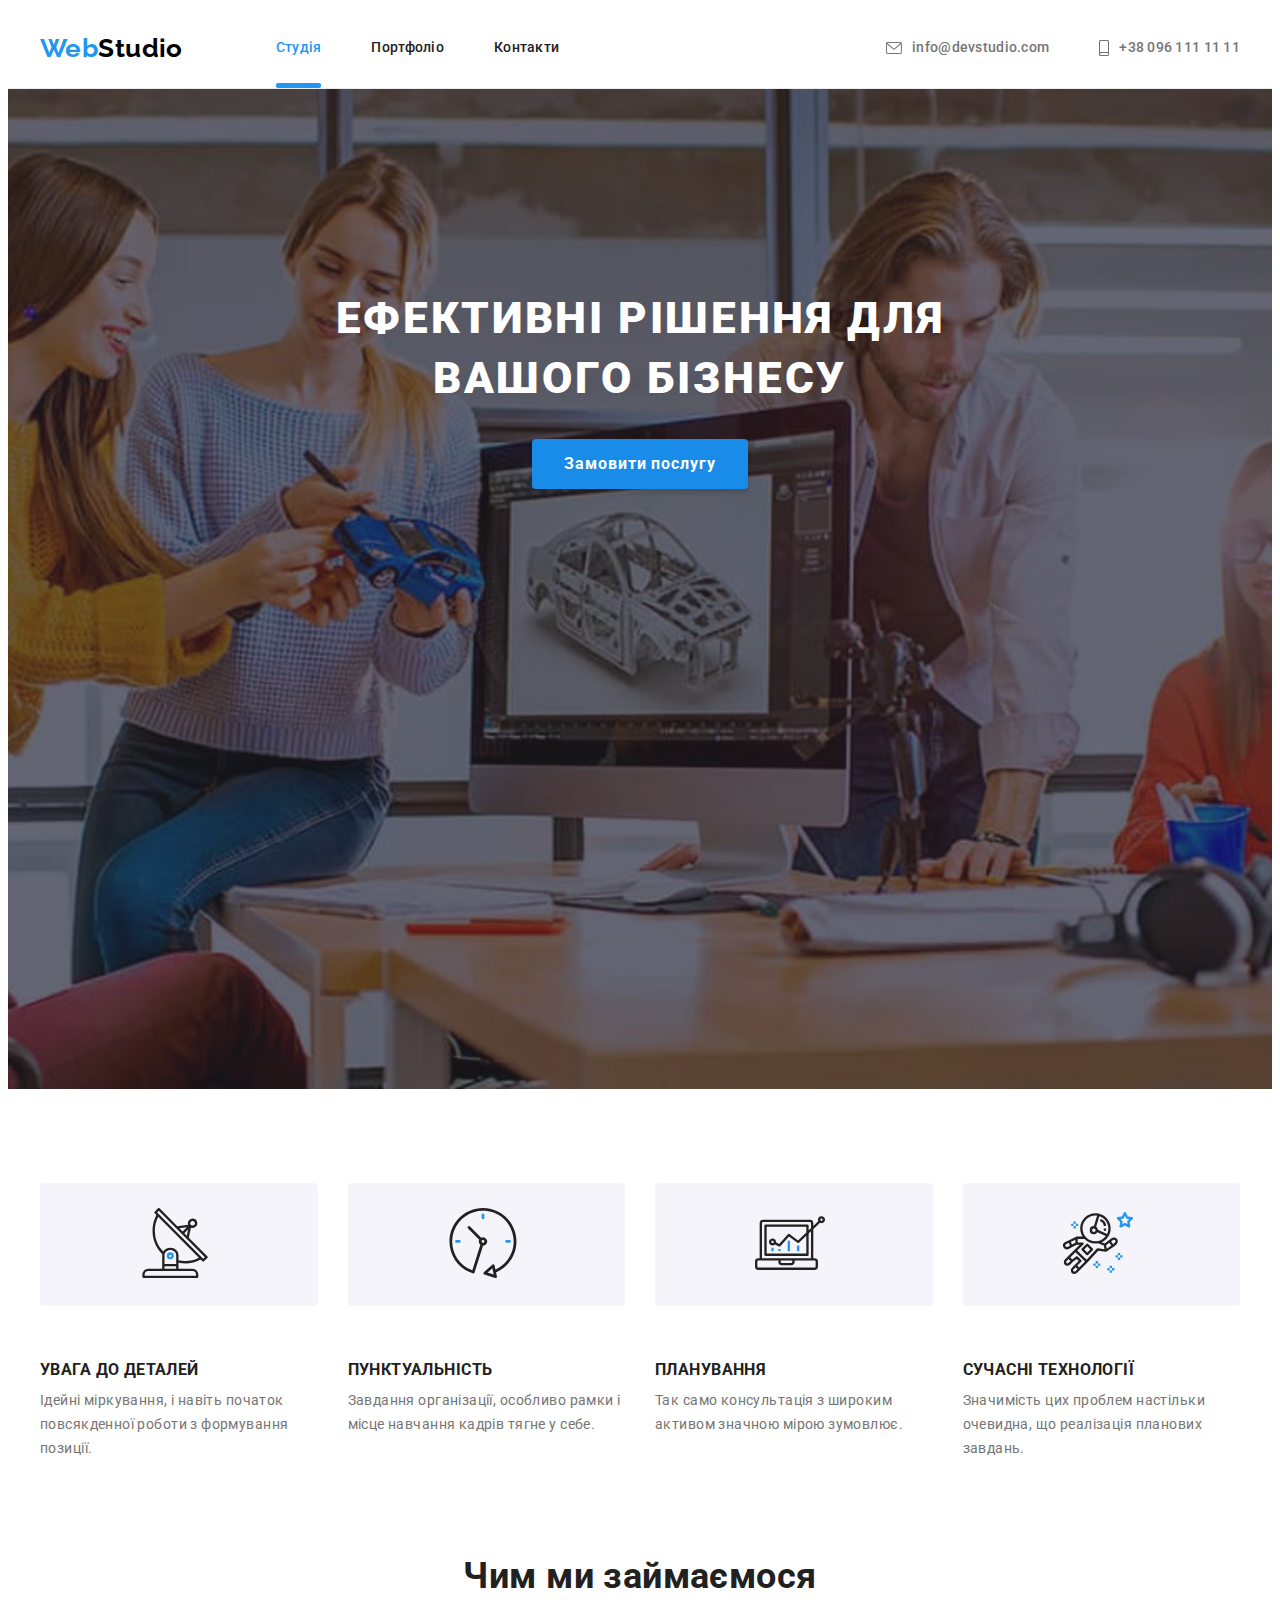
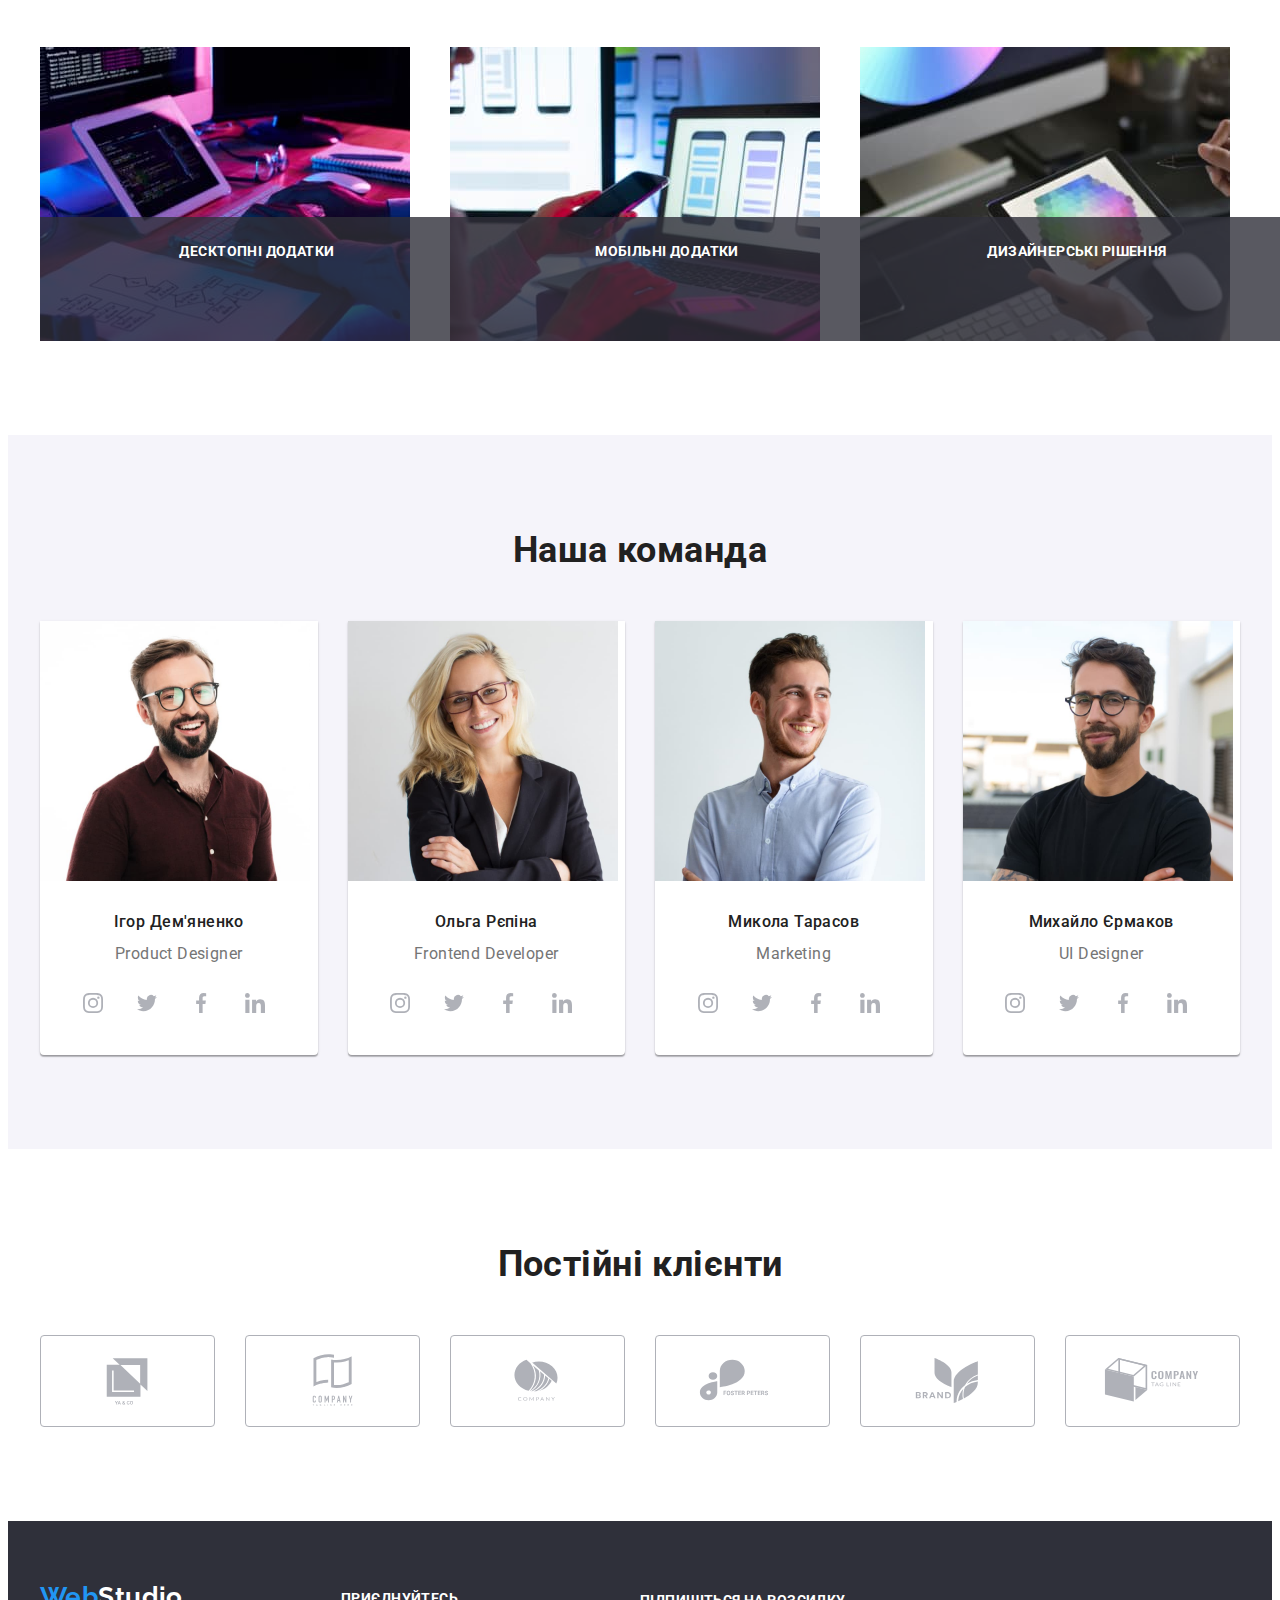
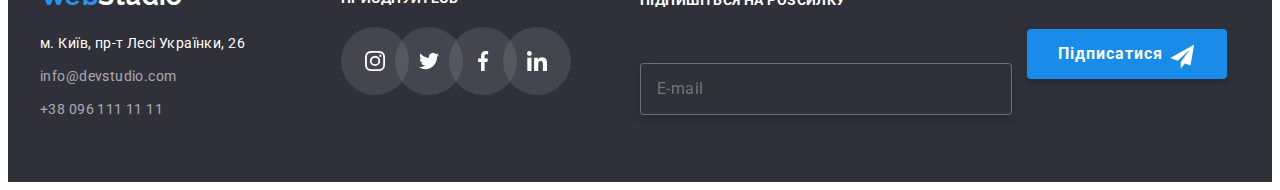
<file: index.html>
<!DOCTYPE html>
<html lang="uk">
  <head>
    <meta charset="UTF-8" />
    <meta http-equiv="X-UA-Compatible" content="IE=edge" />
    <meta name="viewport" content="width=device-width, initial-scale=1.0" />
    <title>Студія</title>
    <link rel="preconnect" href="https://fonts.googleapis.com" />
    <link rel="preconnect" href="https://fonts.gstatic.com" crossorigin />
    <link
      href="https://fonts.googleapis.com/css2?family=Raleway:ital,wght@0,700;1,700&family=Roboto:wght@400;500;700;900&display=swap"
      rel="stylesheet"
    />
    <link
      rel="stylesheet"
      href="https://cdnjs.cloudflare.com/ajax/libs/modern-normalize/1.1.0/modern-normalize.min.css"
      integrity="sha512-wpPYUAdjBVSE4KJnH1VR1HeZfpl1ub8YT/NKx4PuQ5NmX2tKuGu6U/JRp5y+Y8XG2tV+wKQpNHVUX03MfMFn9Q=="
      crossorigin="anonymous"
      referrerpolicy="no-referrer"
    />
    <link rel="stylesheet" href="./css/main.min.css" />
  </head>
  <body>
    <!-- HEADER-->
    <header class="page-head">
      <div class="conteiner">
        <nav class="nav-logo">
          <a class="logo" href="./index.html"
            ><span class="logo-web">Web</span>Studio</a
          >
          <ul class="nav-head">
            <li class="nav-head__item">
              <a
                class="nav-head__label nav-head__label--current"
                href="./index.html"
                >Студія</a
              >
            </li>
            <li class="nav-head__item">
              <a class="nav-head__label" href="./portfolio.html">Портфоліо</a>
            </li>
            <li class="nav-head__item">
              <a class="nav-head__label" href="">Контакти</a>
            </li>
          </ul>
        </nav>
        <ul class="contacts-head">
          <li class="contacts-head__item">
            <a class="contacts-head__contact" href="mailto:info@devstudio.com"
              ><svg class="svg-icon" width="16" height="12">
                <use href="./images/icons.svg#envelope"></use></svg
              >info@devstudio.com</a
            >
          </li>
          <li class="contacts-head__item">
            <a class="contacts-head__contact" href="tel:+380961111111"
              ><svg class="svg-icon" width="10" height="16">
                <use href="./images/icons.svg#smartphone"></use></svg
              >+38 096 111 11 11</a
            >
          </li>
        </ul>
      </div>
    </header>
    <!-- MAIN-->
    <main>
      <!-- HERO -->
      <section class="section hero">
        <div class="conteiner">
          <h1 class="hero__title">
            Ефективні рішення для <br />
            вашого бізнесу
          </h1>

          <button class="hero__btn" type="button" data-modal-open>
            Замовити послугу
          </button>
        </div>
      </section>
      <!-- OFFER -->
      <section class="section">
        <div class="conteiner">
          <h2 class="visually-hidden">Що ми пропонуємо</h2>
          <ul class="offer">
            <li class="offer__item">
              <div class="offer__icon">
                <svg class="svg-icon" width="70" height="70">
                  <use href="./images/icons.svg#antenna-1"></use>
                </svg>
              </div>
              <h3 class="offer__title">УВАГА ДО ДЕТАЛЕЙ</h3>
              <p class="offer__text">
                Ідейні міркування, і навіть початок повсякденної роботи з
                формування позиції.
              </p>
            </li>
            <li class="offer__item">
              <div class="offer__icon">
                <svg class="svg-icon" width="70" height="70">
                  <use href="./images/icons.svg#clock-1"></use>
                </svg>
              </div>
              <h3 class="offer__title">ПУНКТУАЛЬНІСТЬ</h3>
              <p class="offer__text">
                Завдання організації, особливо рамки і місце навчання кадрів
                тягне у себе.
              </p>
            </li>
            <li class="offer__item">
              <div class="offer__icon">
                <svg class="svg-icon" width="70" height="70">
                  <use href="./images/icons.svg#diagram-1"></use>
                </svg>
              </div>
              <h3 class="offer__title">ПЛАНУВАННЯ</h3>
              <p class="offer__text">
                Так само консультація з широким активом значною мірою зумовлює.
              </p>
            </li>
            <li class="offer__item">
              <div class="offer__icon">
                <svg class="svg-icon" width="70" height="70">
                  <use href="./images/icons.svg#astronaut-1"></use>
                </svg>
              </div>
              <h3 class="offer__title">СУЧАСНІ ТЕХНОЛОГІЇ</h3>
              <p class="offer__text">
                Значимість цих проблем настільки очевидна, що реалізація
                планових завдань.
              </p>
            </li>
          </ul>
        </div>
      </section>
      <!-- JOB -->
      <section class="section job">
        <div class="conteiner">
          <h2 class="job__title">Чим ми займаємося</h2>
          <ul class="job-box">
            <li class="job-box__item">
              <div class="job-img">
                <img
                  src="./images/img1.jpg"
                  alt="програміст набирає код"
                  width="370"
                  height="294"
                />
                <p class="job-img__text">Десктопні додатки</p>
              </div>
            </li>
            <li class="job-box__item">
              <div class="job-img">
                <img
                  src="./images/img2.jpg"
                  alt="дизайнер створює макет мобільного додатку"
                  width="370"
                  height="294"
                />
                <p class="job-img__text">Мобільні додатки</p>
              </div>
            </li>
            <li class="job-box__item">
              <div class="job-img">
                <img
                  src="./images/img3.jpg"
                  alt="дизайнер працює з палітрою"
                  width="370"
                  height="294"
                />
                <p class="job-img__text">Дизайнерські рішення</p>
              </div>
            </li>
          </ul>
        </div>
      </section>
      <!-- TEAM -->
      <section class="section team">
        <div class="conteiner">
          <h2 class="team__title">Наша команда</h2>
          <ul class="team-conteiner">
            <li class="team-conteiner__item">
              <div class="team-box">
                <img
                  class="team-box__img"
                  src="./images/igor.jpg"
                  alt="фото Ігор"
                  width="270"
                  height="260"
                />
                <h3 class="team-box__cap">Ігор Дем'яненко</h3>
                <p class="team-box__text">Product Designer</p>
                <ul class="team-social">
                  <li class="team-social__item">
                    <a
                      class="team-social__link-icon"
                      href="https://www.instagram.com/"
                      target="_blank"
                      rel="noopener noreferrer nofollow"
                    >
                      <svg class="svg-icon" width="20" height="20">
                        <use href="./images/icons.svg#instagram-1"></use>
                      </svg>
                    </a>
                  </li>
                  <li class="team-social__item">
                    <a
                      class="team-social__link-icon"
                      href="https://twitter.com/"
                      target="_blank"
                      rel="noopener noreferrer nofollow"
                    >
                      <svg class="svg-icon" width="20" height="20">
                        <use href="./images/icons.svg#twitter-1"></use>
                      </svg>
                    </a>
                  </li>
                  <li class="team-social__item">
                    <a
                      class="team-social__link-icon"
                      href="https://facebook.com/"
                      target="_blank"
                      rel="noopener noreferrer nofollow"
                    >
                      <svg class="svg-icon" width="20" height="20">
                        <use href="./images/icons.svg#facebook-1"></use>
                      </svg>
                    </a>
                  </li>
                  <li class="team-social__item">
                    <a
                      class="team-social__link-icon"
                      href="https://www.linkedin.com/"
                      target="_blank"
                      rel="noopener noreferrer nofollow"
                    >
                      <svg class="svg-icon" width="20" height="20">
                        <use href="./images/icons.svg#linkedin-1"></use>
                      </svg>
                    </a>
                  </li>
                </ul>
              </div>
            </li>
            <li class="team-conteiner__item">
              <div class="team-box">
                <img
                  class="team-box__img"
                  src="./images/olga.jpg"
                  alt="фото Ольга"
                  width="270"
                  height="260"
                />
                <h3 class="team-box__cap">Ольга Рєпіна</h3>
                <p class="team-box__text">Frontend Developer</p>
                <ul class="team-social">
                  <li class="team-social__item">
                    <a
                      class="team-social__link-icon"
                      href="https://www.instagram.com/"
                      target="_blank"
                      rel="noopener noreferrer nofollow"
                    >
                      <svg class="svg-icon" width="20" height="20">
                        <use href="./images/icons.svg#instagram-1"></use>
                      </svg>
                    </a>
                  </li>
                  <li class="team-social__item">
                    <a
                      class="team-social__link-icon"
                      href="https://twitter.com/"
                      target="_blank"
                      rel="noopener noreferrer nofollow"
                    >
                      <svg class="svg-icon" width="20" height="20">
                        <use href="./images/icons.svg#twitter-1"></use>
                      </svg>
                    </a>
                  </li>
                  <li class="team-social__item">
                    <a
                      class="team-social__link-icon"
                      href="https://facebook.com/"
                      target="_blank"
                      rel="noopener noreferrer nofollow"
                    >
                      <svg class="svg-icon" width="20" height="20">
                        <use href="./images/icons.svg#facebook-1"></use>
                      </svg>
                    </a>
                  </li>
                  <li class="team-social__item">
                    <a
                      class="team-social__link-icon"
                      href="https://www.linkedin.com/"
                      target="_blank"
                      rel="noopener noreferrer nofollow"
                    >
                      <svg class="svg-icon" width="20" height="20">
                        <use href="./images/icons.svg#linkedin-1"></use>
                      </svg>
                    </a>
                  </li>
                </ul>
              </div>
            </li>
            <li class="team-conteiner__item">
              <div class="team-box">
                <img
                  class="team-box__img"
                  src="./images/mykola.jpg"
                  alt="фото Микола"
                  width="270"
                  height="260"
                />
                <h3 class="team-box__cap">Микола Тарасов</h3>
                <p class="team-box__text">Marketing</p>
                <ul class="team-social">
                  <li class="team-social__item">
                    <a
                      class="team-social__link-icon"
                      href="https://www.instagram.com/"
                      target="_blank"
                      rel="noopener noreferrer nofollow"
                    >
                      <svg class="svg-icon" width="20" height="20">
                        <use href="./images/icons.svg#instagram-1"></use>
                      </svg>
                    </a>
                  </li>
                  <li class="team-social__item">
                    <a
                      class="team-social__link-icon"
                      href="https://twitter.com/"
                      target="_blank"
                      rel="noopener noreferrer nofollow"
                    >
                      <svg class="svg-icon" width="20" height="20">
                        <use href="./images/icons.svg#twitter-1"></use>
                      </svg>
                    </a>
                  </li>
                  <li class="team-social__item">
                    <a
                      class="team-social__link-icon"
                      href="https://facebook.com/"
                      target="_blank"
                      rel="noopener noreferrer nofollow"
                    >
                      <svg class="svg-icon" width="20" height="20">
                        <use href="./images/icons.svg#facebook-1"></use>
                      </svg>
                    </a>
                  </li>
                  <li class="team-social__item">
                    <a
                      class="team-social__link-icon"
                      href="https://www.linkedin.com/"
                      target="_blank"
                      rel="noopener noreferrer nofollow"
                    >
                      <svg class="svg-icon" width="20" height="20">
                        <use href="./images/icons.svg#linkedin-1"></use>
                      </svg>
                    </a>
                  </li>
                </ul>
              </div>
            </li>
            <li class="team-conteiner__item">
              <div class="team-box">
                <img
                  class="team-box__img"
                  src="./images/myhalo.jpg"
                  alt="фото Михайло"
                  width="270"
                  height="260"
                />
                <h3 class="team-box__cap">Михайло Єрмаков</h3>
                <p class="team-box__text">UI Designer</p>
                <ul class="team-social">
                  <li class="team-social__item">
                    <a
                      class="team-social__link-icon"
                      href="https://www.instagram.com/"
                      target="_blank"
                      rel="noopener noreferrer nofollow"
                    >
                      <svg class="svg-icon" width="20" height="20">
                        <use href="./images/icons.svg#instagram-1"></use>
                      </svg>
                    </a>
                  </li>
                  <li class="team-social__item">
                    <a
                      class="team-social__link-icon"
                      href="https://twitter.com/"
                      target="_blank"
                      rel="noopener noreferrer nofollow"
                    >
                      <svg class="svg-icon" width="20" height="20">
                        <use href="./images/icons.svg#twitter-1"></use>
                      </svg>
                    </a>
                  </li>
                  <li class="team-social__item">
                    <a
                      class="team-social__link-icon"
                      href="https://facebook.com/"
                      target="_blank"
                      rel="noopener noreferrer nofollow"
                    >
                      <svg class="svg-icon" width="20" height="20">
                        <use href="./images/icons.svg#facebook-1"></use>
                      </svg>
                    </a>
                  </li>
                  <li class="team-social__item">
                    <a
                      class="team-social__link-icon"
                      href="https://www.linkedin.com/"
                      target="_blank"
                      rel="noopener noreferrer nofollow"
                    >
                      <svg class="svg-icon" width="20" height="20">
                        <use href="./images/icons.svg#linkedin-1"></use>
                      </svg>
                    </a>
                  </li>
                </ul>
              </div>
            </li>
          </ul>
        </div>
      </section>
      <!-- clients -->
      <section class="section clients">
        <div class="conteiner">
          <h2 class="clients__title">Постійні клієнти</h2>

          <ul class="clients-list">
            <li class="clients-list__item">
              <a
                class="clients-list__link"
                href=""
                target="_blank"
                rel="noopener noreferrer nofollow"
              >
                <svg class="svg-icon" width="106" height="60">
                  <use href="./images/icons.svg#Logo1"></use>
                </svg>
              </a>
            </li>
            <li class="clients-list__item">
              <a
                class="clients-list__link"
                href=""
                target="_blank"
                rel="noopener noreferrer nofollow"
              >
                <svg class="svg-icon" width="106" height="60">
                  <use href="./images/icons.svg#Logo2"></use>
                </svg>
              </a>
            </li>
            <li class="clients-list__item">
              <a
                class="clients-list__link"
                href=""
                target="_blank"
                rel="noopener noreferrer nofollow"
              >
                <svg class="svg-icon" width="106" height="60">
                  <use href="./images/icons.svg#Logo3"></use>
                </svg>
              </a>
            </li>
            <li class="clients-list__item">
              <a
                class="clients-list__link"
                href=""
                target="_blank"
                rel="noopener noreferrer nofollow"
              >
                <svg class="svg-icon" width="106" height="60">
                  <use href="./images/icons.svg#Logo4"></use>
                </svg>
              </a>
            </li>
            <li class="clients-list__item">
              <a
                class="clients-list__link"
                href=""
                target="_blank"
                rel="noopener noreferrer nofollow"
              >
                <svg class="svg-icon" width="106" height="60">
                  <use href="./images/icons.svg#Logo5"></use>
                </svg>
              </a>
            </li>
            <li class="clients-list__item">
              <a
                class="clients-list__link"
                href=""
                target="_blank"
                rel="noopener noreferrer nofollow"
              >
                <svg class="svg-icon" width="106" height="60">
                  <use href="./images/icons.svg#Logo6"></use>
                </svg>
              </a>
            </li>
          </ul>
        </div>
      </section>
    </main>
    <!-- FOOTER-->
    <footer class="page-footer">
      <div class="conteiner">
        <div class="footer-box">
          <div class="adres-box">
            <a class="logo page-footer__logo" href="./index.html"
              ><span class="logo-web">Web</span>Studio</a
            >
            <address class="adres-contacs">
              <ul class="adres-footer">
                <li class="adres-footer__item">
                  м. Київ, пр-т Лесі Українки, 26
                </li>
                <li class="adres-footer__item">
                  <a class="adres-footer__link" href="mailto:info@devstudio.com"
                    >info@devstudio.com</a
                  >
                </li>
                <li class="adres-footer__item">
                  <a class="adres-footer__link" href="tel:+380961111111"
                    >+38 096 111 11 11</a
                  >
                </li>
              </ul>
            </address>
          </div>

          <div class="joinin-box">
            <h2 class="joinin-box__title">приєднуйтесь</h2>
            <ul class="joinin-list">
              <li class="joinin-list__item">
                <a
                  class="joinin-list__link-icon"
                  href="https://www.instagram.com/"
                  target="_blank"
                  rel="noopener noreferrer nofollow"
                >
                  <svg class="svg-icon" width="20" height="20">
                    <use href="./images/icons.svg#instagram-1"></use>
                  </svg>
                </a>
              </li>
              <li class="joinin-list__item">
                <a
                  class="joinin-list__link-icon"
                  href="https://twitter.com/"
                  target="_blank"
                  rel="noopener noreferrer nofollow"
                >
                  <svg class="svg-icon" width="20" height="20">
                    <use href="./images/icons.svg#twitter-1"></use>
                  </svg>
                </a>
              </li>
              <li class="joinin-list__item">
                <a
                  class="joinin-list__link-icon"
                  href="https://facebook.com/"
                  target="_blank"
                  rel="noopener noreferrer nofollow"
                >
                  <svg class="svg-icon" width="20" height="20">
                    <use href="./images/icons.svg#facebook-1"></use>
                  </svg>
                </a>
              </li>
              <li class="joinin-list__item">
                <a
                  class="joinin-list__link-icon"
                  href="https://www.linkedin.com/"
                  target="_blank"
                  rel="noopener noreferrer nofollow"
                >
                  <svg class="svg-icon" width="20" height="20">
                    <use href="./images/icons.svg#linkedin-1"></use>
                  </svg>
                </a>
              </li>
            </ul>
          </div>

          <div class="subscribe">
            <form class="subscribe-form">
              <p class="subscribe-form__title">Підпишіться на розсилку</p>

              <label class="subscribe-form__label visually-hidden" for="E-mail"
                >E-mail</label
              >
              <input
                class="subscribe-form__input"
                type="email"
                name="E-mail"
                id="E-mail"
                placeholder="E-mail"
              />

              <button class="subscribe-form__button" type="submit">
                Підписатися
                <svg class="svg-icon" width="24" height="25">
                  <use href="./images/icons.svg#icon-send"></use>
                </svg>
              </button>
            </form>
          </div>
        </div>
      </div>
    </footer>
    <!-- MODAL -->
    <div class="backdrop is-hidden" data-modal>
      <div class="modal">
        <form class="form">
          <p class="form__text">Залиште свої дані, ми вам передзвонимо</p>
          <label class="form__label"
            >Ім'я <input class="form__input" type="text" required /><svg
              width="12"
              height="12"
              class="svg-icon"
            >
              <use href="./images/icons.svg#person"></use></svg
          ></label>

          <label class="form__label"
            >Телефон<input class="form__input" type="tel" required /><svg
              width="13"
              height="13"
              class="svg-icon"
            >
              <use href="./images/icons.svg#phone"></use></svg
          ></label>

          <label class="form__label"
            >Пошта<input class="form__input" type="email" required /><svg
              width="15"
              height="12"
              class="svg-icon"
            >
              <use href="./images/icons.svg#email"></use></svg
          ></label>

          <label class="form__label comment" for="comment">Коментар</label>
          <textarea
            class="form__textarea"
            name="comment"
            id="comment"
            rows="8"
            placeholder="Введіть текст"
            required
          ></textarea>

          <label class="form__checkbox-label"
            ><input
              class="form__consent checkbox"
              type="checkbox"
              name="checkbox"
              required
            /><span class="form__checkbox-icon"></span>Погоджуюся з розсилкою та
            приймаю
            <a class="form__link" href="">Умови договору</a>
          </label>

          <button class="form__button" type="submit">Відправити</button>
        </form>

        <button class="modal__close" data-modal-close>
          <svg width="18" height="18">
            <use href="./images/icons.svg#close-black-18dp"></use>
          </svg>
        </button>
      </div>
    </div>
    <!-- SCRIPT -->
    <script src="./js/modal.js"></script>
  </body>
</html>
</file>
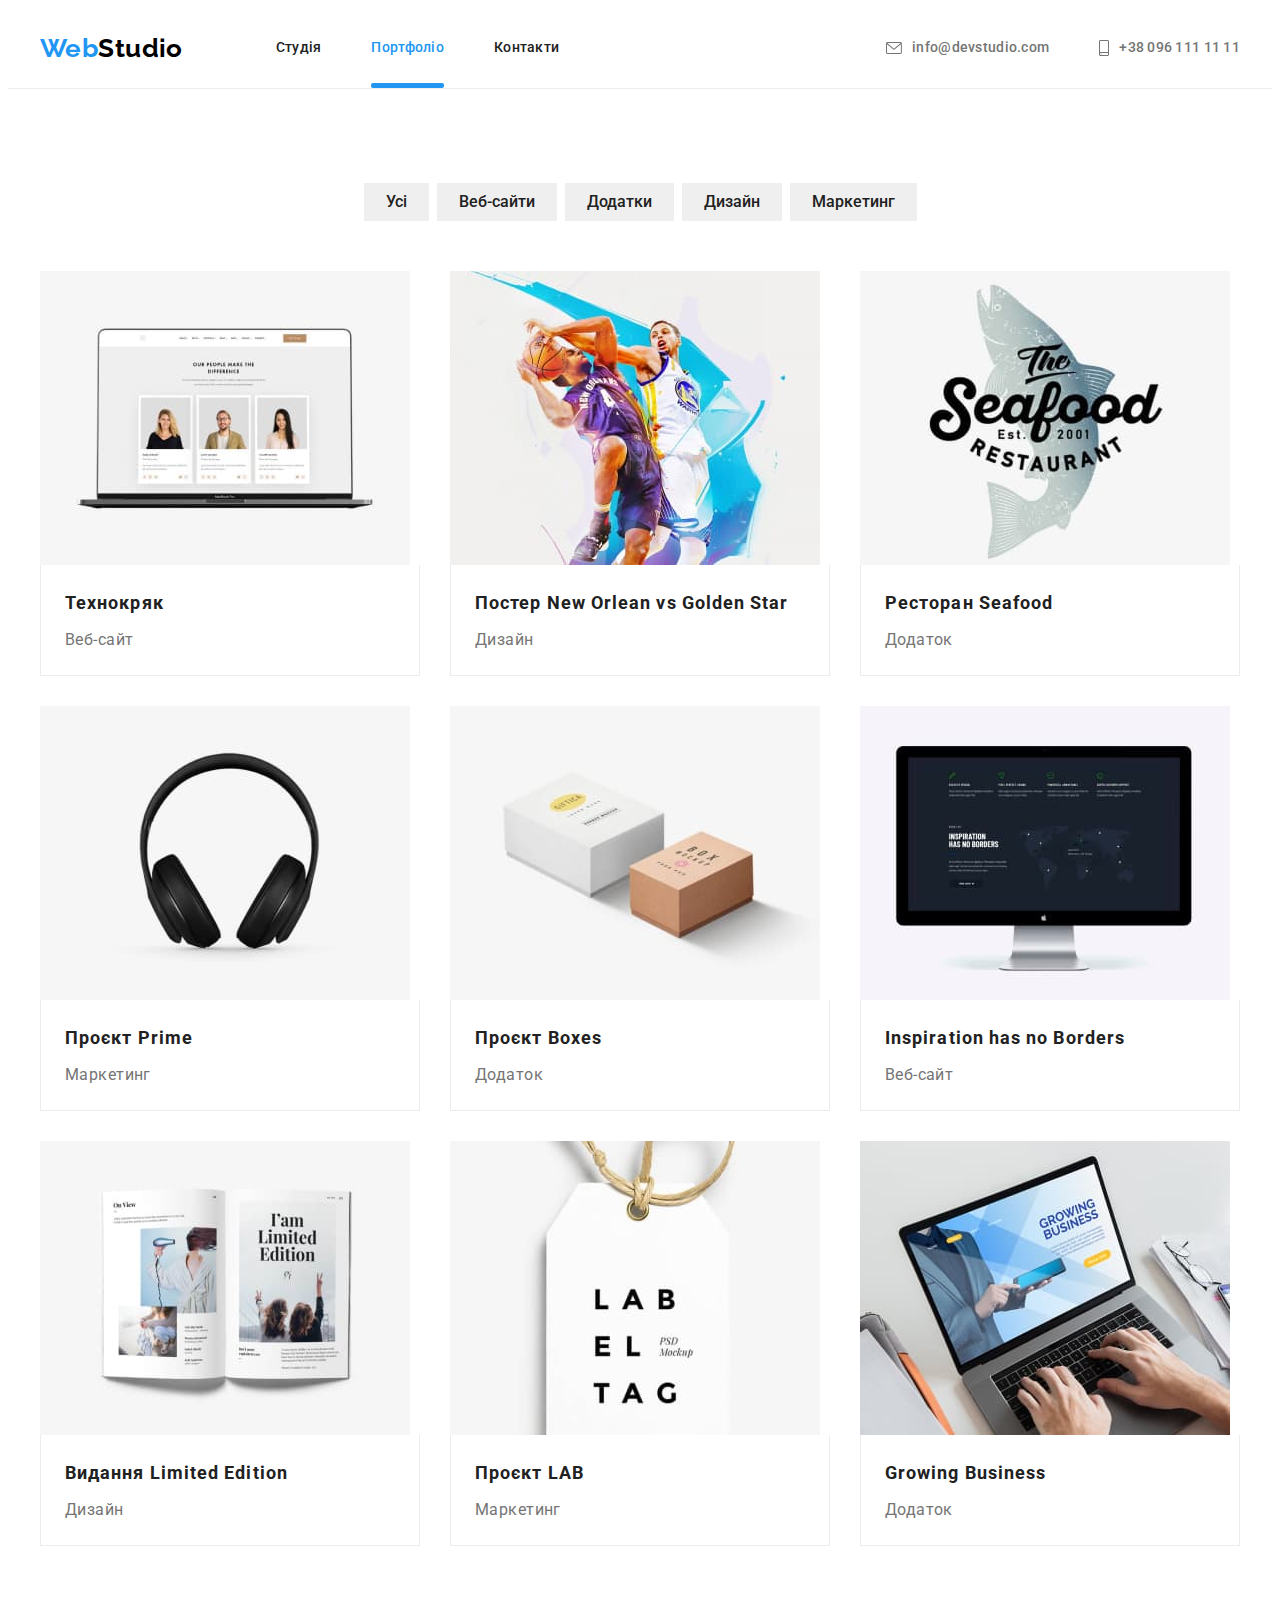
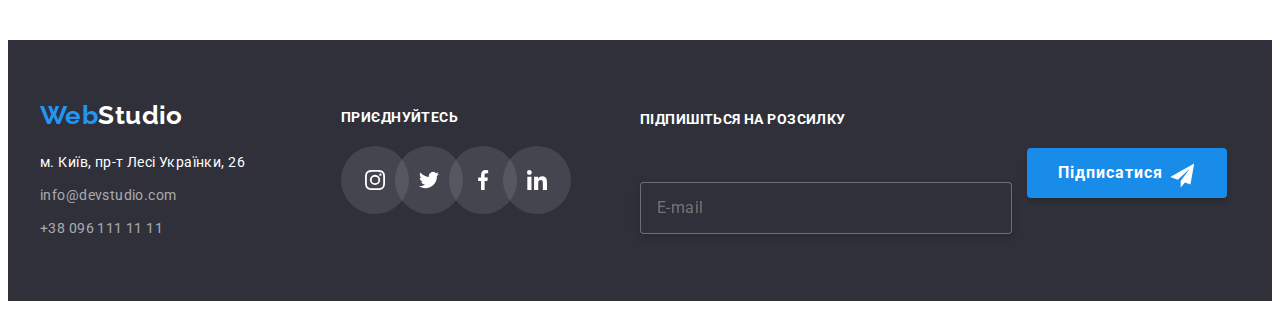
<file: portfolio.html>
<!DOCTYPE html>
<html lang="uk">
  <head>
    <meta charset="UTF-8" />
    <meta http-equiv="X-UA-Compatible" content="IE=edge" />
    <meta name="viewport" content="width=device-width, initial-scale=1.0" />
    <title>Портфоліо</title>
    <link rel="preconnect" href="https://fonts.googleapis.com" />
    <link rel="preconnect" href="https://fonts.gstatic.com" crossorigin />
    <link
      href="https://fonts.googleapis.com/css2?family=Raleway:ital,wght@0,700;1,700&family=Roboto:wght@400;500;700;900&display=swap"
      rel="stylesheet"
    />
    <link
      rel="stylesheet"
      href="https://cdnjs.cloudflare.com/ajax/libs/modern-normalize/1.1.0/modern-normalize.min.css"
      integrity="sha512-wpPYUAdjBVSE4KJnH1VR1HeZfpl1ub8YT/NKx4PuQ5NmX2tKuGu6U/JRp5y+Y8XG2tV+wKQpNHVUX03MfMFn9Q=="
      crossorigin="anonymous"
      referrerpolicy="no-referrer"
    />
    <link rel="stylesheet" href="./css/main.min.css" />
  </head>
  <body>
    <!-- HEADER -->
    <header class="page-head">
      <div class="conteiner">
        <nav class="nav-logo">
          <a class="logo" href="./index.html"
            ><span class="logo-web">Web</span>Studio</a
          >
          <ul class="nav-head">
            <li class="nav-head__item">
              <a class="nav-head__label" href="./index.html">Студія</a>
            </li>
            <li class="nav-head__item">
              <a
                class="nav-head__label nav-head__label--current"
                href="./portfolio.html"
                >Портфоліо</a
              >
            </li>
            <li class="nav-head__item">
              <a class="nav-head__label" href="">Контакти</a>
            </li>
          </ul>
        </nav>
        <ul class="contacts-head">
          <li class="contacts-head__item">
            <a class="contacts-head__contact" href="mailto:info@devstudio.com"
              ><svg class="svg-icon" width="16" height="12">
                <use href="./images/icons.svg#envelope"></use></svg
              >info@devstudio.com</a
            >
          </li>
          <li class="contacts-head__item">
            <a class="contacts-head__contact" href="tel:+380961111111"
              ><svg class="svg-icon" width="10" height="16">
                <use href="./images/icons.svg#smartphone"></use></svg
              >+38 096 111 11 11</a
            >
          </li>
        </ul>
      </div>
    </header>
    <!-- MAIN -->
    <main>
      <section class="section">
        <div class="conteiner">
          <h1 class="visually-hidden">Наші проекти</h1>
          <ul class="filter">
            <li class="filter__item">
              <button class="filter__btn-projects" type="button">Усі</button>
            </li>
            <li class="filter__item">
              <button class="filter__btn-projects" type="button">Веб-сайти</button>
            </li>
            <li class="filter__item">
              <button class="filter__btn-projects" type="button">Додатки</button>
            </li>
            <li class="filter__item">
              <button class="filter__btn-projects" type="button">Дизайн</button>
            </li>
            <li class="filter__item">
              <button class="filter__btn-projects" type="button">Маркетинг</button>
            </li>
          </ul>

          <ul class="portfolio">
            <li class="portfolio__item">
              <a
                class="portfolio__link"
                href=""
                target="_blank"
                rel="noopener noreferrer nofollow"
              >
                <div class="overlay-tumb">
                  <img
                    class="portfolio__img"
                    src="./images/tehno.jpg"
                    alt=""
                    width="370"
                    height="294"
                  />
                  <div class="overlay-box">
                    <p class="overlay-box__text">
                      Ресурс пропонує комплексні пропозиції з різним рівнем
                      функціоналу та сервісів. Все це дозволить відвідувачу
                      отримати вичерпні відомості про компанію чи приватну
                      особу.
                    </p>
                  </div>
                </div>
                <div class="portfolio-card">
                  <h2 class="portfolio-card__head">Технокряк</h2>
                  <p class="portfolio-card__text">Веб-сайт</p>
                </div>
              </a>
            </li>
            <li class="portfolio__item">
              <a
                class="portfolio__link"
                href=""
                target="_blank"
                rel="noopener noreferrer nofollow"
              >
                <div class="overlay-tumb">
                  <img
                    class="portfolio__img"
                    src="./images/orlean.jpg"
                    alt=""
                    width="370"
                    height="294"
                  />
                  <div class="overlay-box">
                    <p class="overlay-box__text">
                      Ресурс пропонує комплексні пропозиції з різним рівнем
                      функціоналу та сервісів. Все це дозволить відвідувачу
                      отримати вичерпні відомості про компанію чи приватну
                      особу.
                    </p>
                  </div>
                </div>

                <div class="portfolio-card">
                  <h2 class="portfolio-card__head">
                    Постер New Orlean vs Golden Star
                  </h2>
                  <p class="portfolio-card__text">Дизайн</p>
                </div>
              </a>
            </li>
            <li class="portfolio__item">
              <a
                class="portfolio__link"
                href=""
                target="_blank"
                rel="noopener noreferrer nofollow"
              >
                <div class="overlay-tumb">
                  <img
                    class="portfolio__img"
                    src="./images/seafood.jpg"
                    alt=""
                    width="370"
                    height="294"
                  />
                  <div class="overlay-box">
                    <p class="overlay-box__text">
                      Ресурс пропонує комплексні пропозиції з різним рівнем
                      функціоналу та сервісів. Все це дозволить відвідувачу
                      отримати вичерпні відомості про компанію чи приватну
                      особу.
                    </p>
                  </div>
                </div>

                <div class="portfolio-card">
                  <h2 class="portfolio-card__head">Ресторан Seafood</h2>
                  <p class="portfolio-card__text">Додаток</p>
                </div>
              </a>
            </li>
            <li class="portfolio__item">
              <a
                class="portfolio__link"
                href=""
                target="_blank"
                rel="noopener noreferrer nofollow"
              >
                <div class="overlay-tumb">
                  <img
                    class="portfolio__img"
                    src="./images/prime.jpg"
                    alt=""
                    width="370"
                    height="294"
                  />
                  <div class="overlay-box">
                    <p class="overlay-box__text">
                      Ресурс пропонує комплексні пропозиції з різним рівнем
                      функціоналу та сервісів. Все це дозволить відвідувачу
                      отримати вичерпні відомості про компанію чи приватну
                      особу.
                    </p>
                  </div>
                </div>

                <div class="portfolio-card">
                  <h2 class="portfolio-card__head">Проєкт Prime</h2>
                  <p class="portfolio-card__text">Маркетинг</p>
                </div>
              </a>
            </li>
            <li class="portfolio__item">
              <a
                class="portfolio__link"
                href=""
                target="_blank"
                rel="noopener noreferrer nofollow"
              >
                <div class="overlay-tumb">
                  <img
                    class="portfolio__img"
                    src="./images/boxes.jpg"
                    alt=""
                    width="370"
                    height="294"
                  />
                  <div class="overlay-box">
                    <p class="overlay-box__text">
                      Ресурс пропонує комплексні пропозиції з різним рівнем
                      функціоналу та сервісів. Все це дозволить відвідувачу
                      отримати вичерпні відомості про компанію чи приватну
                      особу.
                    </p>
                  </div>
                </div>

                <div class="portfolio-card">
                  <h2 class="portfolio-card__head">Проєкт Boxes</h2>
                  <p class="portfolio-card__text">Додаток</p>
                </div>
              </a>
            </li>
            <li class="portfolio__item">
              <a
                class="portfolio__link"
                href=""
                target="_blank"
                rel="noopener noreferrer nofollow"
              >
                <div class="overlay-tumb">
                  <img
                    class="portfolio__img"
                    src="./images/borders.jpg"
                    alt=""
                    width="370"
                    height="294"
                  />
                  <div class="overlay-box">
                    <p class="overlay-box__text">
                      Ресурс пропонує комплексні пропозиції з різним рівнем
                      функціоналу та сервісів. Все це дозволить відвідувачу
                      отримати вичерпні відомості про компанію чи приватну
                      особу.
                    </p>
                  </div>
                </div>

                <div class="portfolio-card">
                  <h2 class="portfolio-card__head">Inspiration has no Borders</h2>
                  <p class="portfolio-card__text">Веб-сайт</p>
                </div>
              </a>
            </li>
            <li class="portfolio__item">
              <a
                class="portfolio__link"
                href=""
                target="_blank"
                rel="noopener noreferrer nofollow"
              >
                <div class="overlay-tumb">
                  <img
                    class="portfolio__img"
                    src="./images/limited.jpg"
                    alt=""
                    width="370"
                    height="294"
                  />
                  <div class="overlay-box">
                    <p class="overlay-box__text">
                      Ресурс пропонує комплексні пропозиції з різним рівнем
                      функціоналу та сервісів. Все це дозволить відвідувачу
                      отримати вичерпні відомості про компанію чи приватну
                      особу.
                    </p>
                  </div>
                </div>

                <div class="portfolio-card">
                  <h2 class="portfolio-card__head">Видання Limited Edition</h2>
                  <p class="portfolio-card__text">Дизайн</p>
                </div>
              </a>
            </li>
            <li class="portfolio__item">
              <a
                class="portfolio__link"
                href=""
                target="_blank"
                rel="noopener noreferrer nofollow"
              >
                <div class="overlay-tumb">
                  <img
                    class="portfolio__img"
                    src="./images/lab.jpg"
                    alt=""
                    width="370"
                    height="294"
                  />
                  <div class="overlay-box">
                    <p class="overlay-box__text">
                      Ресурс пропонує комплексні пропозиції з різним рівнем
                      функціоналу та сервісів. Все це дозволить відвідувачу
                      отримати вичерпні відомості про компанію чи приватну
                      особу.
                    </p>
                  </div>
                </div>

                <div class="portfolio-card">
                  <h2 class="portfolio-card__head">Проєкт LAB</h2>
                  <p class="portfolio-card__text">Маркетинг</p>
                </div>
              </a>
            </li>
            <li class="portfolio__item">
              <a
                class="portfolio__link"
                href=""
                target="_blank"
                rel="noopener noreferrer nofollow"
              >
                <div class="overlay-tumb">
                  <img
                    class="portfolio__img"
                    src="./images/growing.jpg"
                    alt=""
                    width="370"
                    height="294"
                  />
                  <div class="overlay-box">
                    <p class="overlay-box__text">
                      Ресурс пропонує комплексні пропозиції з різним рівнем
                      функціоналу та сервісів. Все це дозволить відвідувачу
                      отримати вичерпні відомості про компанію чи приватну
                      особу.
                    </p>
                  </div>
                </div>

                <div class="portfolio-card">
                  <h2 class="portfolio-card__head">Growing Business</h2>
                  <p class="portfolio-card__text">Додаток</p>
                </div>
              </a>
            </li>
          </ul>
        </div>
      </section>
    </main>
    <!-- FOOTER  -->
    <footer class="page-footer">
      <div class="conteiner">
        <div class="footer-box">
          <div class="adres-box">
            <a class="logo page-footer__logo" href="./index.html"
              ><span class="logo-web">Web</span>Studio</a
            >
            <address class="adres-contacs">
              <ul class="adres-footer">
                <li class="adres-footer__item">
                  м. Київ, пр-т Лесі Українки, 26
                </li>
                <li class="adres-footer__item">
                  <a class="adres-footer__link" href="mailto:info@devstudio.com"
                    >info@devstudio.com</a
                  >
                </li>
                <li class="adres-footer__item">
                  <a class="adres-footer__link" href="tel:+380961111111"
                    >+38 096 111 11 11</a
                  >
                </li>
              </ul>
            </address>
          </div>

          <div class="joinin-box">
            <h2 class="joinin-box__title">приєднуйтесь</h2>
            <ul class="joinin-list">
              <li class="joinin-list__item">
                <a
                  class="joinin-list__link-icon"
                  href="https://www.instagram.com/"
                  target="_blank"
                  rel="noopener noreferrer nofollow"
                >
                  <svg class="svg-icon" width="20" height="20">
                    <use href="./images/icons.svg#instagram-1"></use>
                  </svg>
                </a>
              </li>
              <li class="joinin-list__item">
                <a
                  class="joinin-list__link-icon"
                  href="https://twitter.com/"
                  target="_blank"
                  rel="noopener noreferrer nofollow"
                >
                  <svg class="svg-icon" width="20" height="20">
                    <use href="./images/icons.svg#twitter-1"></use>
                  </svg>
                </a>
              </li>
              <li class="joinin-list__item">
                <a
                  class="joinin-list__link-icon"
                  href="https://facebook.com/"
                  target="_blank"
                  rel="noopener noreferrer nofollow"
                >
                  <svg class="svg-icon" width="20" height="20">
                    <use href="./images/icons.svg#facebook-1"></use>
                  </svg>
                </a>
              </li>
              <li class="joinin-list__item">
                <a
                  class="joinin-list__link-icon"
                  href="https://www.linkedin.com/"
                  target="_blank"
                  rel="noopener noreferrer nofollow"
                >
                  <svg class="svg-icon" width="20" height="20">
                    <use href="./images/icons.svg#linkedin-1"></use>
                  </svg>
                </a>
              </li>
            </ul>
          </div>

          <div class="subscribe">
            <form class="subscribe-form">
              <p class="subscribe-form__title">Підпишіться на розсилку</p>

              <label class="subscribe-form__label visually-hidden" for="E-mail"
                >E-mail</label
              >
              <input
                class="subscribe-form__input"
                type="email"
                name="E-mail"
                id="E-mail"
                placeholder="E-mail"
              />

              <button class="subscribe-form__button" type="submit">
                Підписатися
                <svg class="svg-icon" width="24" height="25">
                  <use href="./images/icons.svg#icon-send"></use>
                </svg>
              </button>
            </form>
          </div>
        </div>
      </div>
    </footer>
  </body>
</html>
</file>
<file: css/main.min.css>
:root{--text-color: #212121;--additional-text: #757575;--hero-footer: #ffffff;--web-hover-fokus: #2196f3;--color-logo-hed: #000000;--body-background-color: white;--headline-border-bottom: #ececec;--hero-footer-background: #2f303a;--caption-btn-box-sadow: rgba(0, 0, 0, 0.15);--caption-btn-h-f: #188ce8;--team-background: #f5f4fa;--team-bth-p-box-shadow: rgba(0, 0, 0, 0.12);--team-box-shadow-two: rgba(0, 0, 0, 0.14);--team-box-shadow-three: rgba(0, 0, 0, 0.2);--adres-m-t-color: rgba(255, 255, 255, 0.6);--btn-p-box-shadow-one: rgba(0, 0, 0, 0.1);--btn-p-box-shadow-two: rgba(0, 0, 0, 0.08);--container-project-border: #eeeeee;--hero-gradient: rgba(47, 48, 58, 0.4);--social-link-icon: #afb1b8;--join-in-list: rgba(255, 255, 255, 0.1);--portfolio-item-hover06: rgba(0, 0, 0, 0.06);--portfolio-item-hover16: rgba(0, 0, 0, 0.16);--ul-class-gap: 30px;--filter-gap: 8px;--overlay-box-bg: rgba(33, 150, 243, 0.9);--cubic-bezier: cubic-bezier(0.4, 0, 0.2, 1);--img-text-bg: rgba(47, 48, 58, 0.8);--subscribe-border: rgba(255, 255, 255, 0.3);--form-input-border: rgba(33, 33, 33, 0.2);--comment-color: rgba(117, 117, 117, 0.5)}.visually-hidden{position:absolute;white-space:nowrap;width:1px;height:1px;overflow:hidden;border:0;padding:0;clip:rect(0 0 0 0);-webkit-clip-path:inset(50%);clip-path:inset(50%);margin:-1px}body{font-family:"Roboto",sans-serif,"Raleway",sans-serif;color:#212121;background-color:#fff;font-size:14px;letter-spacing:.03em}.conteiner{width:1200px;padding-right:15px;padding-left:15px;margin-right:auto;margin-left:auto}.section{padding:94px 0}h1,h2,h3,p{margin:0}img{display:block;max-width:100%;height:auto}a{text-decoration:none}ul{list-style-type:none}address{font-style:normal}.form__button,.subscribe-form__button,.hero__btn{font-family:"Roboto";font-style:normal;font-weight:700;font-size:16px;line-height:1.88;letter-spacing:.06em;color:#fff;box-shadow:0px 4px 4px var(--caption-btn-box-sadow);border-radius:4px;cursor:pointer;border:none}.page-head .conteiner{display:flex;align-content:center}.nav-head{display:flex;margin-top:0;margin-bottom:0;padding-left:0}.nav-head__item:not(:first-child){margin-left:50px}.nav-head__label{position:relative;display:block;font-weight:500;line-height:1.14;letter-spacing:.02em;color:var(--text-color);padding:32px 0;transition:color 250ms var(--cubic-bezier)}.nav-head__label:hover,.nav-head__label:focus{color:var(--web-hover-fokus)}.nav-head__label::after{content:"";position:absolute;left:0;bottom:0;display:block;width:100%;height:5px;background:var(--web-hover-fokus);border-radius:2px;opacity:0}.nav-head__label--current::after{opacity:1}.nav-head__label--current{color:var(--web-hover-fokus)}.contacts-head{display:flex;margin-left:auto;margin-top:0;margin-bottom:0;padding-left:0}.contacts-head__item:not(:first-child){margin-left:50px}.contacts-head__item .svg-icon{align-items:center;fill:var(--additional-text);margin-right:10px;transition:fill 250ms var(--cubic-bezier)}.contacts-head__contact:hover .svg-icon,.contacts-head__contact:focus .svg-icon{fill:var(--web-hover-fokus)}.contacts-head__contact{display:flex;align-self:center;align-items:center;font-weight:500;line-height:1.14;letter-spacing:.02em;color:var(--additional-text);padding:32px 0;transition:color 250ms var(--cubic-bezier)}.contacts-head__contact:hover,.contacts-head .contacts-head__contact:focus{color:var(--web-hover-fokus)}.page-head{border-bottom:1px solid var(--headline-border-bottom)}.logo{font-family:"Raleway",sans-serif;font-weight:700;font-size:26px;line-height:1.19;color:#000;margin-right:93px}.logo-web{color:#2196f3}.nav-logo{display:flex;justify-content:flex-start;align-items:center}.hero{background:#2f303a;text-align:center;padding:200px 0;max-width:1600px;min-height:600px;margin-right:auto;margin-left:auto;background-image:linear-gradient(var(--hero-gradient), var(--hero-gradient)),url(../images/bghero.jpeg);background-repeat:no-repeat;background-size:cover;background-position:center}.hero__title{font-weight:900;font-size:44px;line-height:1.36;letter-spacing:.06em;text-transform:uppercase;color:#fff;margin-bottom:30px}.hero__btn{padding:10px 32px;background:var(--caption-btn-h-f);transition:opacity 250ms var(--cubic-bezier),background 250ms var(--cubic-bezier),visibility 250ms var(--cubic-bezier)}.hero__btn:hover,.hero__btn:focus{background:#2196f3}.conteiner .offer{display:flex;margin:0;padding:0;list-style:none;margin-left:calc(-1*var(--ul-class-gap))}.offer__item{flex-basis:calc(25% - var(--ul-class-gap));margin-left:var(--ul-class-gap)}.offer__icon{justify-content:center;background:var(--team-background);border-radius:4px;padding:25px 100px;margin-bottom:55px}.offer__title{font-weight:700;font-size:16px;line-height:1.14;text-transform:uppercase;color:#212121;margin-bottom:10px}.offer__text{line-height:1.71;color:#757575}.job{padding-top:0}.job__title{font-weight:700;font-size:36px;line-height:1.17;text-align:center;color:#212121;margin-bottom:50px}.job-box{display:flex;justify-content:space-around;margin:0;padding:0;list-style:none;margin-left:calc(-1*var(--ul-class-gap))}.job-box__item{flex-basis:calc(33.3333333333% - var(--ul-class-gap));margin-left:var(--ul-class-gap)}.job-img{position:relative}.job-img__text{font-weight:700;line-height:1.14;text-align:center;text-transform:uppercase;color:#fff;background:rgba(47,48,58,.8);padding:27px;position:absolute;left:0;bottom:0;display:block;width:100%;height:70px}.team{background:var(--team-background)}.team__title{font-weight:700;font-size:36px;line-height:1.17;text-align:center;color:var(--text-color);margin-bottom:50px}.team-conteiner{display:flex;margin:0;padding:0;list-style:none;margin-left:calc(-1*var(--ul-class-gap))}.team-conteiner__item{flex-basis:calc(25% - var(--ul-class-gap));margin-left:var(--ul-class-gap)}.team-box{background:var(--hero-footer);box-shadow:0px 1px 3px var(--team-bth-p-box-shadow),0px 1px 1px var(--team-box-shadow-two),0px 2px 1px var(--team-box-shadow-three);border-radius:0px 0px 4px 4px}.team-box__img{margin-bottom:30px}.team-box__cap{font-weight:500;font-size:16px;line-height:1.36;text-align:center;color:var(--text-color);margin-bottom:10px}.team-box__text{font-size:16px;line-height:1.36;text-align:center;color:var(--additional-text);margin-bottom:16px}.team-social{display:flex;justify-content:center;margin:0;padding:0;padding-bottom:30px}.team-social__item{flex-basis:calc((100% - 30px)/4);max-width:44px;min-height:44px;margin-left:0;margin-right:10px}.team-social__link-icon{width:100%;height:100%;display:flex;align-items:center;justify-content:center;border-radius:50%;color:var(--social-link-icon);background:var(--hero-footer);transition:background 250ms var(--cubic-bezier)}.team-social__link-icon:hover,.team-social__link-icon:focus{background:var(--web-hover-fokus);color:var(--hero-footer)}.team-social__link-icon .svg-icon{fill:currentColor;transition:color 250ms var(--cubic-bezier)}.clients__title{font-weight:700;font-size:36px;line-height:1.17;text-align:center;color:#212121;margin-bottom:50px}.clients-list{display:flex;margin:0;padding:0;list-style:none;justify-content:center;margin-left:calc(-1*var(--ul-class-gap))}.clients-list__item{flex-basis:calc(16.6666666667% - var(--ul-class-gap));margin-left:var(--ul-class-gap);box-sizing:border-box;justify-content:center}.clients-list__link{display:flex;padding:15px 31px;justify-content:center;align-items:center;border:1px solid #afb1b8;border-radius:4px;transition:border 250ms var(--cubic-bezier)}.clients-list__link:hover,.clients-list__link:focus{fill:#2196f3;border:1px solid #2196f3;border-radius:4px}.clients-list__link:hover .svg-icon,.clients-list__link:focus .svg-icon{fill:#2196f3}.clients-list__link .svg-icon{fill:#afb1b8;transition:fill 250ms var(--cubic-bezier)}footer{background:var(--hero-footer-background);padding-top:60px}.conteiner .footer-box{justify-content:start;display:flex;margin:0;padding:0}.conteiner .adres-box{margin:0;padding:0;margin-right:70px}.page-footer__logo{display:inline-block;color:var(--hero-footer);padding:0;margin:0;margin-bottom:20px}.adres-footer{margin:0;padding-left:0}.adres-footer__item{line-height:1.71;color:var(--hero-footer);width:231px;margin-bottom:9px;transition:color 250ms var(--cubic-bezier)}.adres-footer__item:last-child{padding-bottom:60px;margin-bottom:0}.adres-footer__item:hover,.adres-footer__item:focus{color:var(--web-hover-fokus)}.adres-footer__link{line-height:1.71;color:var(--adres-m-t-color);transition:color 250ms var(--cubic-bezier)}.adres-footer__link:hover,.adres-footer__link:focus{color:var(--web-hover-fokus)}.conteiner .joinin-box{width:206px;margin:0;padding:0;margin-right:93px}.joinin-box__title{font-weight:700;font-size:14px;line-height:1.14;letter-spacing:.03em;text-transform:uppercase;padding-top:10px;color:var(--hero-footer);margin-bottom:20px}.joinin-box .joinin-list{display:flex;gap:10px;justify-content:center;margin:0;padding:0}.joinin-list__item{flex-basis:calc((100% - 30px)/4);max-width:44px;min-height:44px}.joinin-list__link-icon{width:100%;height:100%;display:flex;align-items:center;justify-content:center;border-radius:50%;color:var(--hero-footer);background:var(--join-in-list);padding:12px;transition:background 250ms var(--cubic-bezier),color 250ms var(--cubic-bezier)}.joinin-list__link-icon:hover,.joinin-list__link-icon:focus{background:var(--web-hover-fokus);color:var(--hero-footer)}.joinin-list__link-icon .svg-icon{fill:currentColor}.subscribe{display:flex;margin:0;padding:0;width:100%}.subscribe-form{position:relative;display:inline-block;width:100%}.subscribe-form__title{font-weight:700;font-size:14px;line-height:1.14;letter-spacing:.03em;text-transform:uppercase;padding-top:12px;margin-bottom:20px;color:var(--hero-footer)}.subscribe-form__label{position:absolute;display:flex;align-items:center}.subscribe-form__input{width:354px;margin-right:12px;font-family:"Roboto";font-style:normal;font-weight:400;font-size:16px;line-height:1.25;padding:15px 0 15px 16px;letter-spacing:.03em;color:var(--adres-m-t-color);border:1px solid var(--subscribe-border);filter:drop-shadow(0px 4px 4px var(--caption-btn-box-sadow));border-radius:4px;background:var(--hero-footer-background);transition:border 250ms var(--cubic-bezier)}.subscribe-form__input:hover{cursor:pointer;border:1px solid var(--web-hover-fokus);border-radius:4px}.subscribe-form__button{margin-left:12px;align-items:center;text-align:center;width:200px;height:50px;background:var(--caption-btn-h-f);padding:10px 62px 10px 28px;margin:0;transition:bakground 250ms var(--cubic-bezier)}.subscribe-form__button:hover,.subscribe-form__button:focus{background:var(--web-hover-fokus)}.subscribe-form__button .svg-icon{transform:translate(280%, -100%);width:24px;height:25px;margin-left:10px;fill:currentColor;transition:fill 250ms var(--cubic-bezier)}.backdrop.is-hidden{visibility:hidden;pointer-events:none}.backdrop{position:fixed;top:0;left:0;width:100%;height:100%;z-index:2;visibility:visible;transition:opacity 250ms var(--cubic-bezier),visibility 250ms var(--cubic-bezier)}.modal{position:absolute;width:528px;min-height:581px;left:50%;top:56%;padding:40px;transform:translate(-50%, -50%);background:var(--hero-footer);box-shadow:0px 1px 3px var(--team-bth-p-box-shadow),0px 1px 1px var(--team-box-shadow-two),0px 2px 1px var(--team-box-shadow-three);border-radius:4px}.modal__close{position:absolute;width:30px;height:30px;right:8px;top:8px;display:flex;padding:6px;background:var(--hero-footer);border:1px solid var(--btn-p-box-shadow-one);border-radius:50%;transition:fill 250ms var(--cubic-bezier)}.modal__close:hover,.modal__close:focus{fill:var(--web-hover-fokus);cursor:pointer}.form{width:100%}.form__text{font-family:"Roboto";font-style:normal;font-weight:700;font-size:20px;line-height:1.15;text-align:center;letter-spacing:.03em;color:var(--text-color);margin-bottom:12px}.form__label{font-family:"Roboto";font-style:normal;font-weight:400;font-size:12px;line-height:1.17;letter-spacing:.01em;color:var(--additional-text);position:relative;display:block;margin:0;padding:0;margin-bottom:10px;transition:border 250ms var(--cubic-bezier)}.form__label:last-child{margin-bottom:0}.form__label:hover>.form__input{cursor:pointer;border:1px solid var(--web-hover-fokus);border-radius:4px}.form__label:hover>.svg-icon{fill:var(--web-hover-fokus);cursor:pointer}.form__label:focus-within>.svg-icon{fill:var(--web-hover-fokus);cursor:pointer}.form__input{width:100%;height:40px;margin:0;padding:0;padding-left:42px;margin-top:4px;background:var(--hero-footer);border:1px solid var(--form-input-border);border-radius:4px}.form__label .svg-icon{position:absolute;top:50%;left:12px;display:inline-block;transform:translateY(30%)}.form__checkbox-label{display:inline-block;margin-left:16px;margin-bottom:30px}.form__consent{font-family:"Roboto";font-style:normal;font-weight:400;font-size:14px;line-height:1.71;letter-spacing:.03em;color:var(--additional-text)}.form__checkbox-icon{display:inline-block;width:16px;height:15px;border:2px solid var(--text-color);margin-right:7px}.form__link{font-family:"Roboto";font-style:normal;font-weight:400;font-size:14px;line-height:1.71;letter-spacing:.03em;-webkit-text-decoration-line:underline;text-decoration-line:underline;color:var(--web-hover-fokus)}.comment{font-family:"Roboto";font-style:normal;font-weight:400;font-size:12px;line-height:1.17;letter-spacing:.01em;color:var(--comment-color);margin-bottom:4px}textarea{resize:none;color:var(--additional-text)}.form__textarea{width:100%;height:138px;padding:12px 16px;margin-bottom:20px;background:var(--hero-footer);border:1px solid var(--form-input-border);border-radius:4px;transition:border 250ms var(--cubic-bezier)}.form__textarea:hover{cursor:pointer;border:1px solid var(--web-hover-fokus);border-radius:4px}.form__textarea::-moz-placeholder{font-family:"Roboto";font-style:normal;font-weight:400;font-size:12px;line-height:1.17;letter-spacing:.01em;padding-bottom:90px;color:var(--comment-color)}.form__textarea:-ms-input-placeholder{font-family:"Roboto";font-style:normal;font-weight:400;font-size:12px;line-height:1.17;letter-spacing:.01em;padding-bottom:90px;color:var(--comment-color)}.form__textarea::placeholder{font-family:"Roboto";font-style:normal;font-weight:400;font-size:12px;line-height:1.17;letter-spacing:.01em;padding-bottom:90px;color:var(--comment-color)}.checkbox{-webkit-appearance:none;-moz-appearance:none;appearance:none;position:absolute;transition:background-color 250ms var(--cubic-bezier)}.checkbox:checked+.form__checkbox-icon{background-image:url("../images/icon_check.svg");background-size:contain;background-repeat:no-repeat;background-position:50% 50%;background-color:var(--web-hover-fokus);border-color:rgba(0,0,0,0);background-origin:border-box}.form__button{display:flex;align-items:center;text-align:center;padding:10px 52px;margin:auto;transition:box-shadow 250ms var(--cubic-bezier);background:var(--web-hover-fokus);transition:background 250ms var(--cubic-bezier)}.form__button:hover,.form__button:focus{background:var(--caption-btn-h-f);box-shadow:0px 4px 4px var(--caption-btn-box-sadow);border-radius:4px}.filter{display:flex;justify-content:center;margin:0;padding:0;list-style:none;margin-left:calc(-1*var(--filter-gap))}.filter__item{margin-left:var(--filter-gap);margin-bottom:50px}.filter__btn-projects{padding:6px 22px;font-family:"Roboto";font-weight:500;font-size:16px;line-height:1.63;text-align:center;color:var(--text-color);cursor:pointer;border:rgba(0,0,0,0);transition:background 250ms var(--cubic-bezier),color 250ms var(--cubic-bezier)}.filter__btn-projects:hover,.filter__btn-projects:focus{background:var(--web-hover-fokus);box-shadow:0px 3px 1px var(--btn-p-box-shadow-one),0px 1px 2px var(--btn-p-box-shadow-two),0px 2px 2px var(--team-bth-p-box-shadow);border-radius:4px;color:var(--hero-footer)}.portfolio{display:flex;flex-wrap:wrap;margin:0;padding:0;list-style:none;margin-left:calc(-1*var(--ul-class-gap));margin-bottom:calc(-1*var(--ul-class-gap))}.portfolio__item{flex-basis:calc(33.3333333333% - var(--ul-class-gap));margin-left:var(--ul-class-gap);margin-bottom:var(--ul-class-gap);align-content:center}.portfolio__link{display:block;transition:box-shadow 250ms var(--cubic-bezier)}.portfolio__link:hover,.portfolio .portfolio__link:focus{box-shadow:0px 1px 1px var(--team-bth-p-box-shadow),0px 4px 4px var(--portfolio-item-hover06),1px 4px 6px var(--portfolio-item-hover16)}.portfolio-card{padding:20px 24px 0 24px;border-right:1px solid var(--headline-border-bottom);border-bottom:1px solid var(--headline-border-bottom);border-left:1px solid var(--headline-border-bottom)}.portfolio-card__head{font-weight:700;font-size:18px;line-height:2;letter-spacing:.06em;color:var(--text-color);margin-bottom:4px}.portfolio-card__text{font-size:16px;line-height:1.88;color:var(--additional-text);padding-bottom:20px}.overlay-tumb{position:relative;overflow:hidden}.overlay-box{position:absolute;top:0;left:0;width:370;height:100%;background:var(--overlay-box-bg);padding:45px 19px 81px 29px;transform:translatey(137%);opacity:0;transition:transform 250ms var(--cubic-bezier),opacity 250ms var(--cubic-bezier)}.overlay-box__text{font-size:18px;line-height:1.56;color:var(--hero-footer)}.portfolio__link:hover .overlay-box,.portfolio__link:focus .overlay-box{transform:translateY(0);opacity:1}/*# sourceMappingURL=main.min.css.map */
</file>
